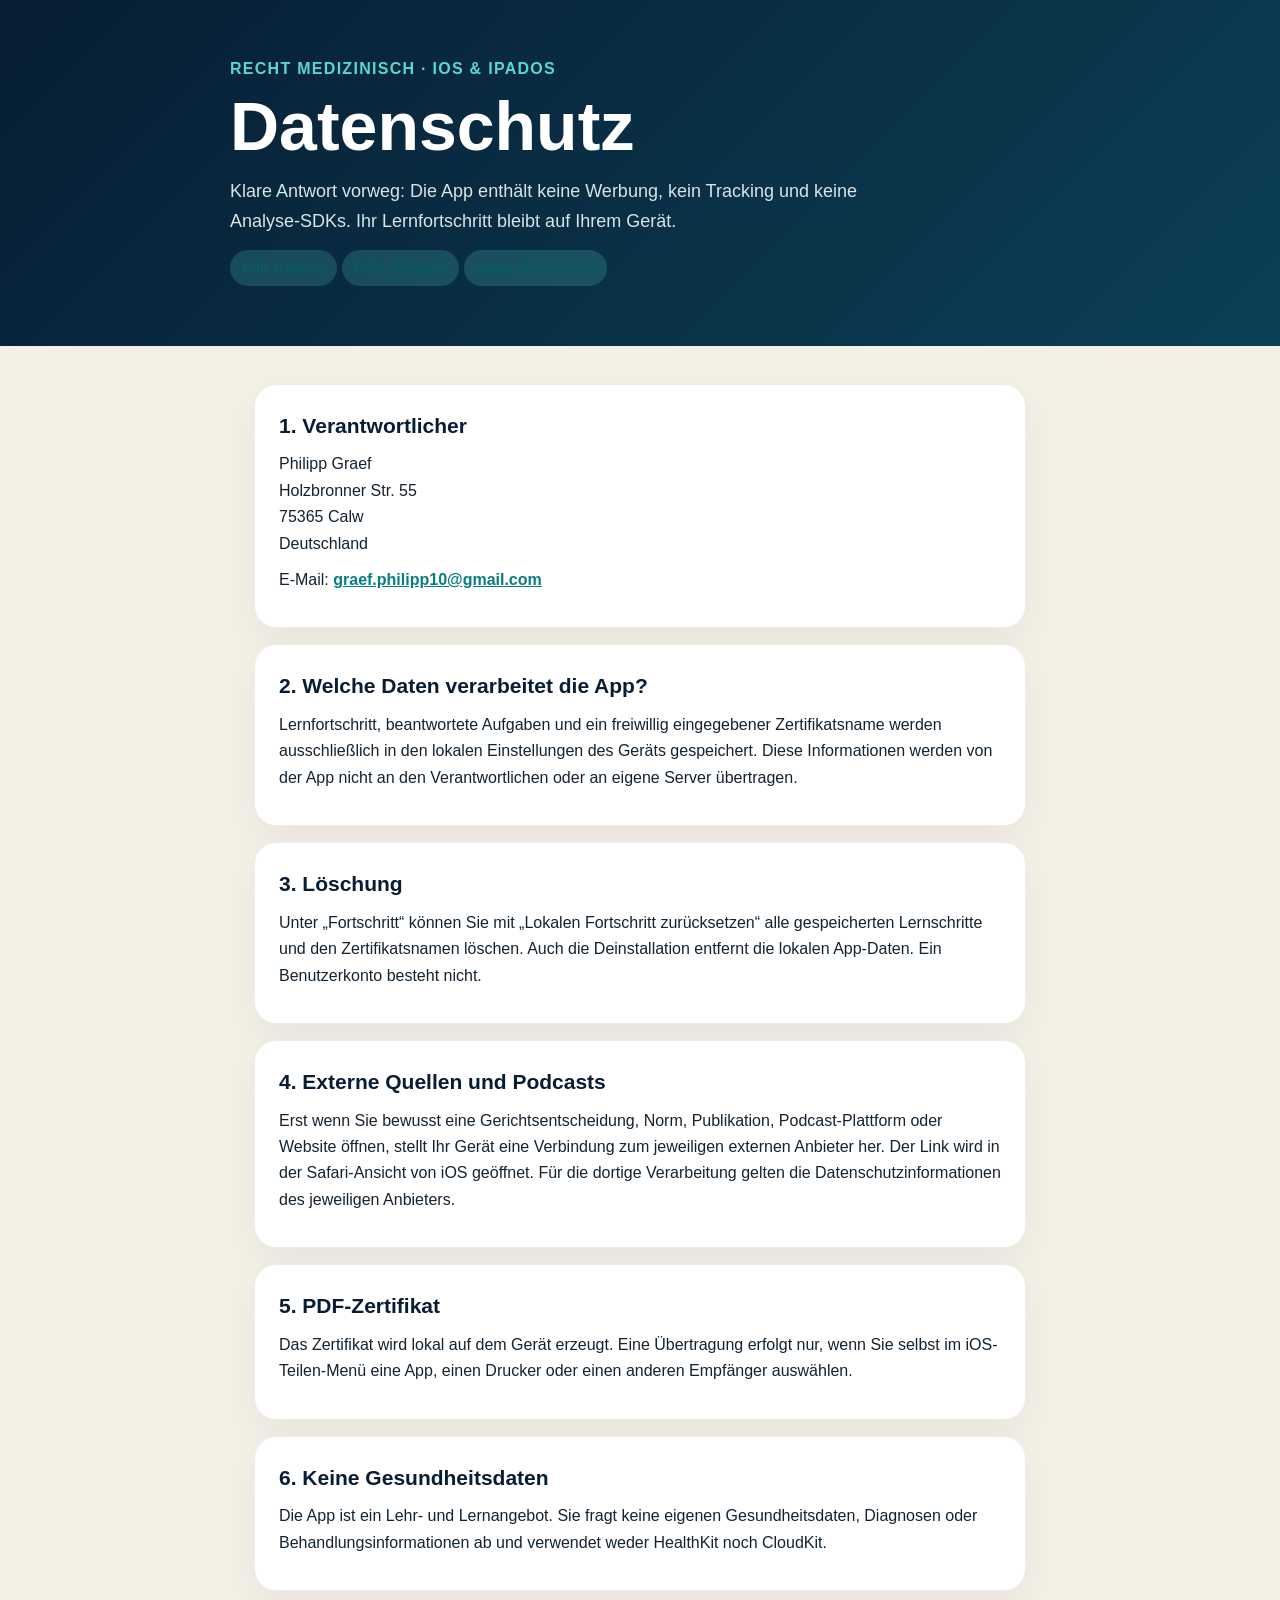
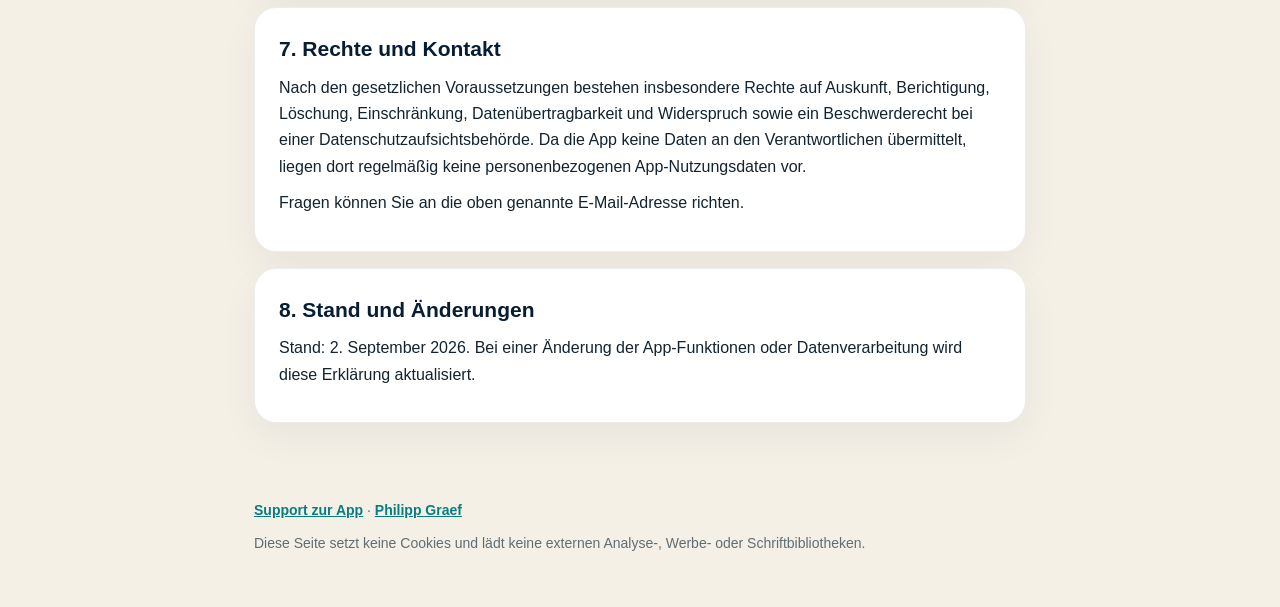
<file: app-privacy.html>
<!doctype html>
<html lang="de">
<head>
  <meta charset="utf-8">
  <meta name="viewport" content="width=device-width,initial-scale=1">
  <meta name="color-scheme" content="light dark">
  <meta name="description" content="Datenschutzerklärung der iOS- und iPadOS-App Recht Medizinisch.">
  <title>Datenschutz · Recht Medizinisch App</title>
  <style>
    :root{font-family:ui-sans-serif,-apple-system,BlinkMacSystemFont,"Segoe UI",sans-serif;color:#132330;background:#f4f0e6}*{box-sizing:border-box}body{margin:0;line-height:1.65}header{color:#fff;background:linear-gradient(135deg,#071d33,#0b4056);padding:56px 24px}header div,main,footer{width:min(820px,100%);margin:auto}small,.eyebrow{letter-spacing:.08em;text-transform:uppercase;font-weight:800;color:#59d7d1}h1{font-size:clamp(40px,8vw,68px);line-height:.95;margin:12px 0 18px}header p{color:#d7e5e6;max-width:680px;font-size:18px}main{padding:38px 24px 60px}section{background:#fff;border:1px solid #071d3314;border-radius:22px;padding:24px;margin:0 0 16px;box-shadow:0 14px 38px #071d330d}h2{font-size:21px;margin:0 0 8px;color:#071d33}p{margin:0 0 10px}a{color:#087d82;font-weight:700}footer{padding:0 24px 42px;color:#5e6e74;font-size:14px}.pill{display:inline-block;background:#59d7d133;color:#075c61;border-radius:999px;padding:7px 12px;margin:4px 5px 4px 0;font-size:13px;font-weight:800}@media(prefers-color-scheme:dark){:root{color:#edf3f2;background:#071522}section{background:#0e2638;border-color:#ffffff18}h2{color:#fff}footer{color:#aec0c3}a{color:#72e2dc}.pill{color:#b9fffa}}@media(prefers-reduced-motion:reduce){*{scroll-behavior:auto!important}}
  </style>
</head>
<body>
  <header><div><div class="eyebrow">Recht Medizinisch · iOS &amp; iPadOS</div><h1>Datenschutz</h1><p>Klare Antwort vorweg: Die App enthält keine Werbung, kein Tracking und keine Analyse-SDKs. Ihr Lernfortschritt bleibt auf Ihrem Gerät.</p><span class="pill">kein Tracking</span><span class="pill">keine Werbung</span><span class="pill">lokale Speicherung</span></div></header>
  <main>
    <section><h2>1. Verantwortlicher</h2><p>Philipp Graef<br>Holzbronner Str. 55<br>75365 Calw<br>Deutschland</p><p>E-Mail: <a href="mailto:graef.philipp10@gmail.com">graef.philipp10@gmail.com</a></p></section>
    <section><h2>2. Welche Daten verarbeitet die App?</h2><p>Lernfortschritt, beantwortete Aufgaben und ein freiwillig eingegebener Zertifikatsname werden ausschließlich in den lokalen Einstellungen des Geräts gespeichert. Diese Informationen werden von der App nicht an den Verantwortlichen oder an eigene Server übertragen.</p></section>
    <section><h2>3. Löschung</h2><p>Unter „Fortschritt“ können Sie mit „Lokalen Fortschritt zurücksetzen“ alle gespeicherten Lernschritte und den Zertifikatsnamen löschen. Auch die Deinstallation entfernt die lokalen App-Daten. Ein Benutzerkonto besteht nicht.</p></section>
    <section><h2>4. Externe Quellen und Podcasts</h2><p>Erst wenn Sie bewusst eine Gerichtsentscheidung, Norm, Publikation, Podcast-Plattform oder Website öffnen, stellt Ihr Gerät eine Verbindung zum jeweiligen externen Anbieter her. Der Link wird in der Safari-Ansicht von iOS geöffnet. Für die dortige Verarbeitung gelten die Datenschutzinformationen des jeweiligen Anbieters.</p></section>
    <section><h2>5. PDF-Zertifikat</h2><p>Das Zertifikat wird lokal auf dem Gerät erzeugt. Eine Übertragung erfolgt nur, wenn Sie selbst im iOS-Teilen-Menü eine App, einen Drucker oder einen anderen Empfänger auswählen.</p></section>
    <section><h2>6. Keine Gesundheitsdaten</h2><p>Die App ist ein Lehr- und Lernangebot. Sie fragt keine eigenen Gesundheitsdaten, Diagnosen oder Behandlungsinformationen ab und verwendet weder HealthKit noch CloudKit.</p></section>
    <section><h2>7. Rechte und Kontakt</h2><p>Nach den gesetzlichen Voraussetzungen bestehen insbesondere Rechte auf Auskunft, Berichtigung, Löschung, Einschränkung, Datenübertragbarkeit und Widerspruch sowie ein Beschwerderecht bei einer Datenschutzaufsichtsbehörde. Da die App keine Daten an den Verantwortlichen übermittelt, liegen dort regelmäßig keine personenbezogenen App-Nutzungsdaten vor.</p><p>Fragen können Sie an die oben genannte E-Mail-Adresse richten.</p></section>
    <section><h2>8. Stand und Änderungen</h2><p>Stand: 2. September 2026. Bei einer Änderung der App-Funktionen oder Datenverarbeitung wird diese Erklärung aktualisiert.</p></section>
  </main>
  <footer><p><a href="app-support.html">Support zur App</a> · <a href="https://philippgraef.github.io/">Philipp Graef</a></p><p>Diese Seite setzt keine Cookies und lädt keine externen Analyse-, Werbe- oder Schriftbibliotheken.</p></footer>
</body>
</html>
</file>
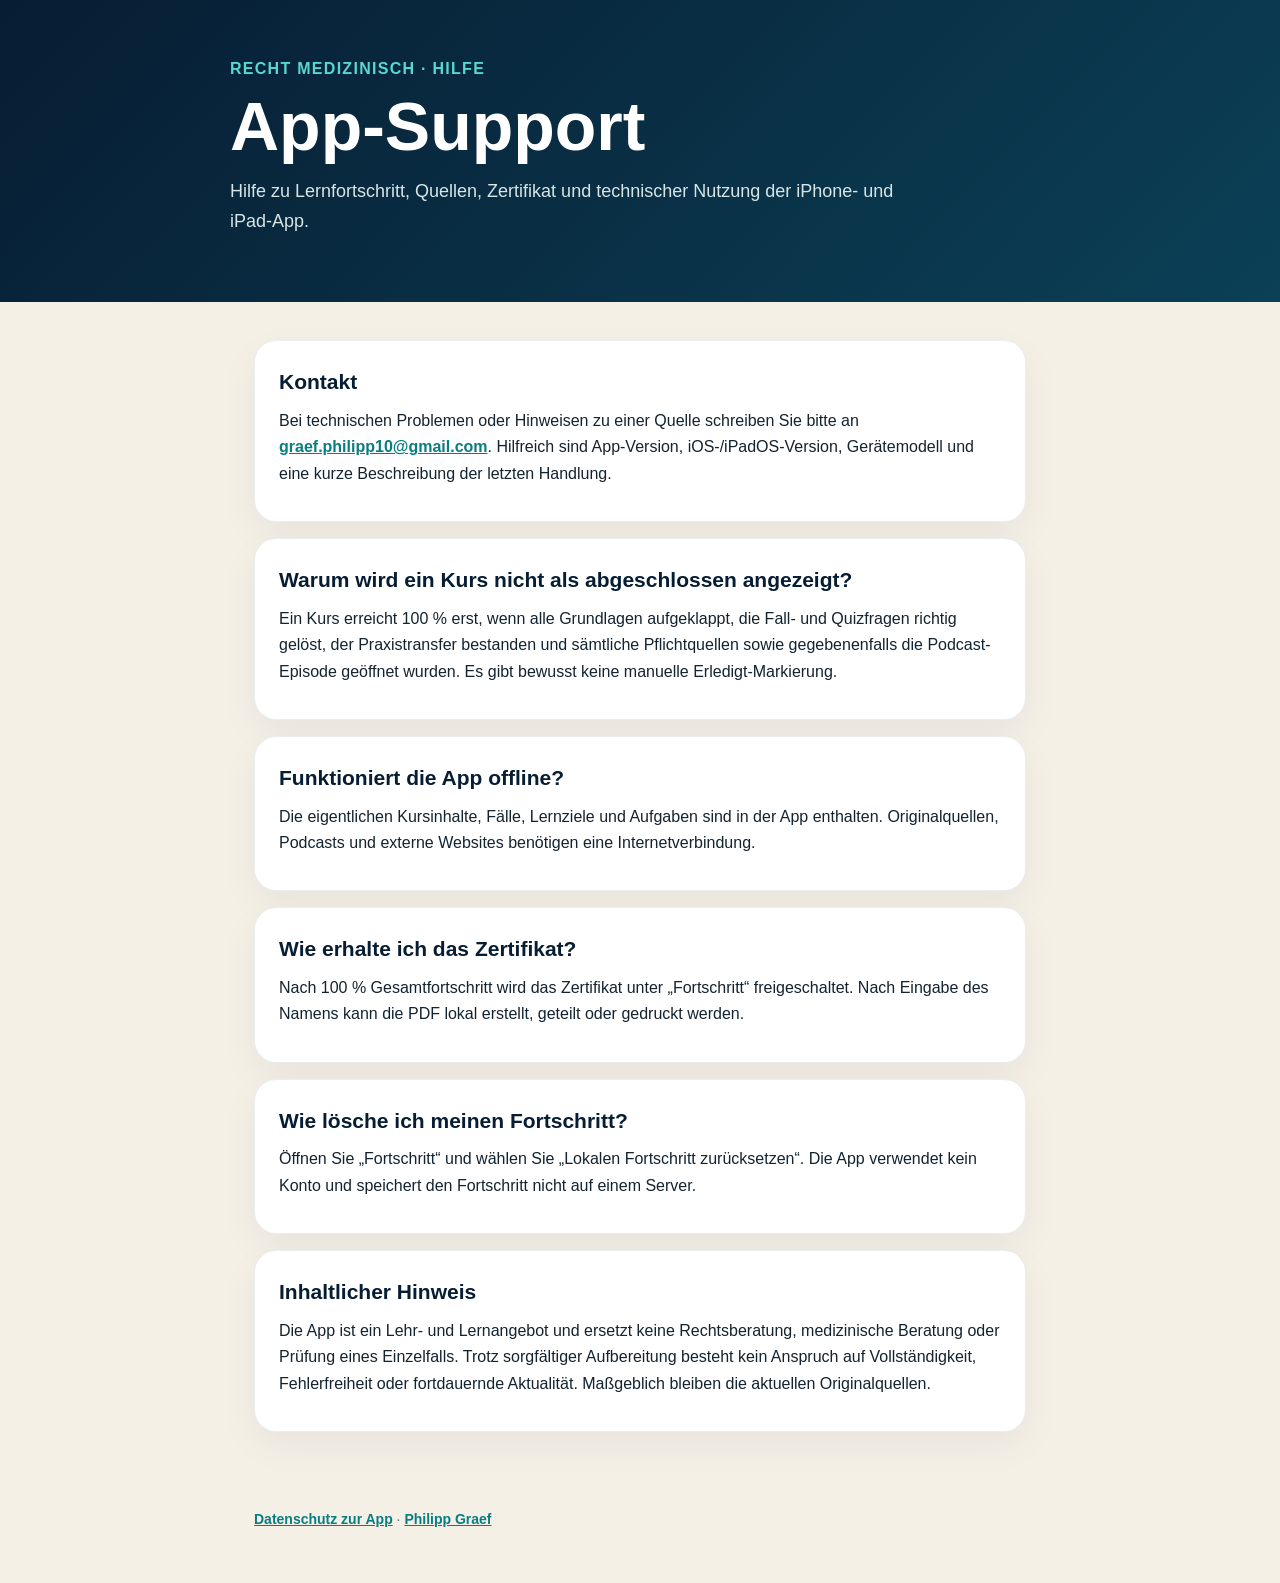
<file: app-support.html>
<!doctype html>
<html lang="de">
<head>
  <meta charset="utf-8">
  <meta name="viewport" content="width=device-width,initial-scale=1">
  <meta name="color-scheme" content="light dark">
  <meta name="description" content="Support und häufige Fragen zur App Recht Medizinisch.">
  <title>Support · Recht Medizinisch App</title>
  <style>
    :root{font-family:ui-sans-serif,-apple-system,BlinkMacSystemFont,"Segoe UI",sans-serif;color:#132330;background:#f4f0e6}*{box-sizing:border-box}body{margin:0;line-height:1.65}header{color:#fff;background:linear-gradient(135deg,#071d33,#0b4056);padding:56px 24px}header div,main,footer{width:min(820px,100%);margin:auto}.eyebrow{letter-spacing:.08em;text-transform:uppercase;font-weight:800;color:#59d7d1}h1{font-size:clamp(40px,8vw,68px);line-height:.95;margin:12px 0 18px}header p{color:#d7e5e6;max-width:680px;font-size:18px}main{padding:38px 24px 60px}section{background:#fff;border:1px solid #071d3314;border-radius:22px;padding:24px;margin:0 0 16px;box-shadow:0 14px 38px #071d330d}h2{font-size:21px;margin:0 0 8px;color:#071d33}p{margin:0 0 10px}a{color:#087d82;font-weight:700}footer{padding:0 24px 42px;color:#5e6e74;font-size:14px}@media(prefers-color-scheme:dark){:root{color:#edf3f2;background:#071522}section{background:#0e2638;border-color:#ffffff18}h2{color:#fff}footer{color:#aec0c3}a{color:#72e2dc}}
  </style>
</head>
<body>
  <header><div><div class="eyebrow">Recht Medizinisch · Hilfe</div><h1>App-Support</h1><p>Hilfe zu Lernfortschritt, Quellen, Zertifikat und technischer Nutzung der iPhone- und iPad-App.</p></div></header>
  <main>
    <section><h2>Kontakt</h2><p>Bei technischen Problemen oder Hinweisen zu einer Quelle schreiben Sie bitte an <a href="mailto:graef.philipp10@gmail.com?subject=Recht%20Medizinisch%20App">graef.philipp10@gmail.com</a>. Hilfreich sind App-Version, iOS-/iPadOS-Version, Gerätemodell und eine kurze Beschreibung der letzten Handlung.</p></section>
    <section><h2>Warum wird ein Kurs nicht als abgeschlossen angezeigt?</h2><p>Ein Kurs erreicht 100 % erst, wenn alle Grundlagen aufgeklappt, die Fall- und Quizfragen richtig gelöst, der Praxistransfer bestanden und sämtliche Pflichtquellen sowie gegebenenfalls die Podcast-Episode geöffnet wurden. Es gibt bewusst keine manuelle Erledigt-Markierung.</p></section>
    <section><h2>Funktioniert die App offline?</h2><p>Die eigentlichen Kursinhalte, Fälle, Lernziele und Aufgaben sind in der App enthalten. Originalquellen, Podcasts und externe Websites benötigen eine Internetverbindung.</p></section>
    <section><h2>Wie erhalte ich das Zertifikat?</h2><p>Nach 100 % Gesamtfortschritt wird das Zertifikat unter „Fortschritt“ freigeschaltet. Nach Eingabe des Namens kann die PDF lokal erstellt, geteilt oder gedruckt werden.</p></section>
    <section><h2>Wie lösche ich meinen Fortschritt?</h2><p>Öffnen Sie „Fortschritt“ und wählen Sie „Lokalen Fortschritt zurücksetzen“. Die App verwendet kein Konto und speichert den Fortschritt nicht auf einem Server.</p></section>
    <section><h2>Inhaltlicher Hinweis</h2><p>Die App ist ein Lehr- und Lernangebot und ersetzt keine Rechtsberatung, medizinische Beratung oder Prüfung eines Einzelfalls. Trotz sorgfältiger Aufbereitung besteht kein Anspruch auf Vollständigkeit, Fehlerfreiheit oder fortdauernde Aktualität. Maßgeblich bleiben die aktuellen Originalquellen.</p></section>
  </main>
  <footer><p><a href="app-privacy.html">Datenschutz zur App</a> · <a href="https://philippgraef.github.io/">Philipp Graef</a></p></footer>
</body>
</html>
</file>
